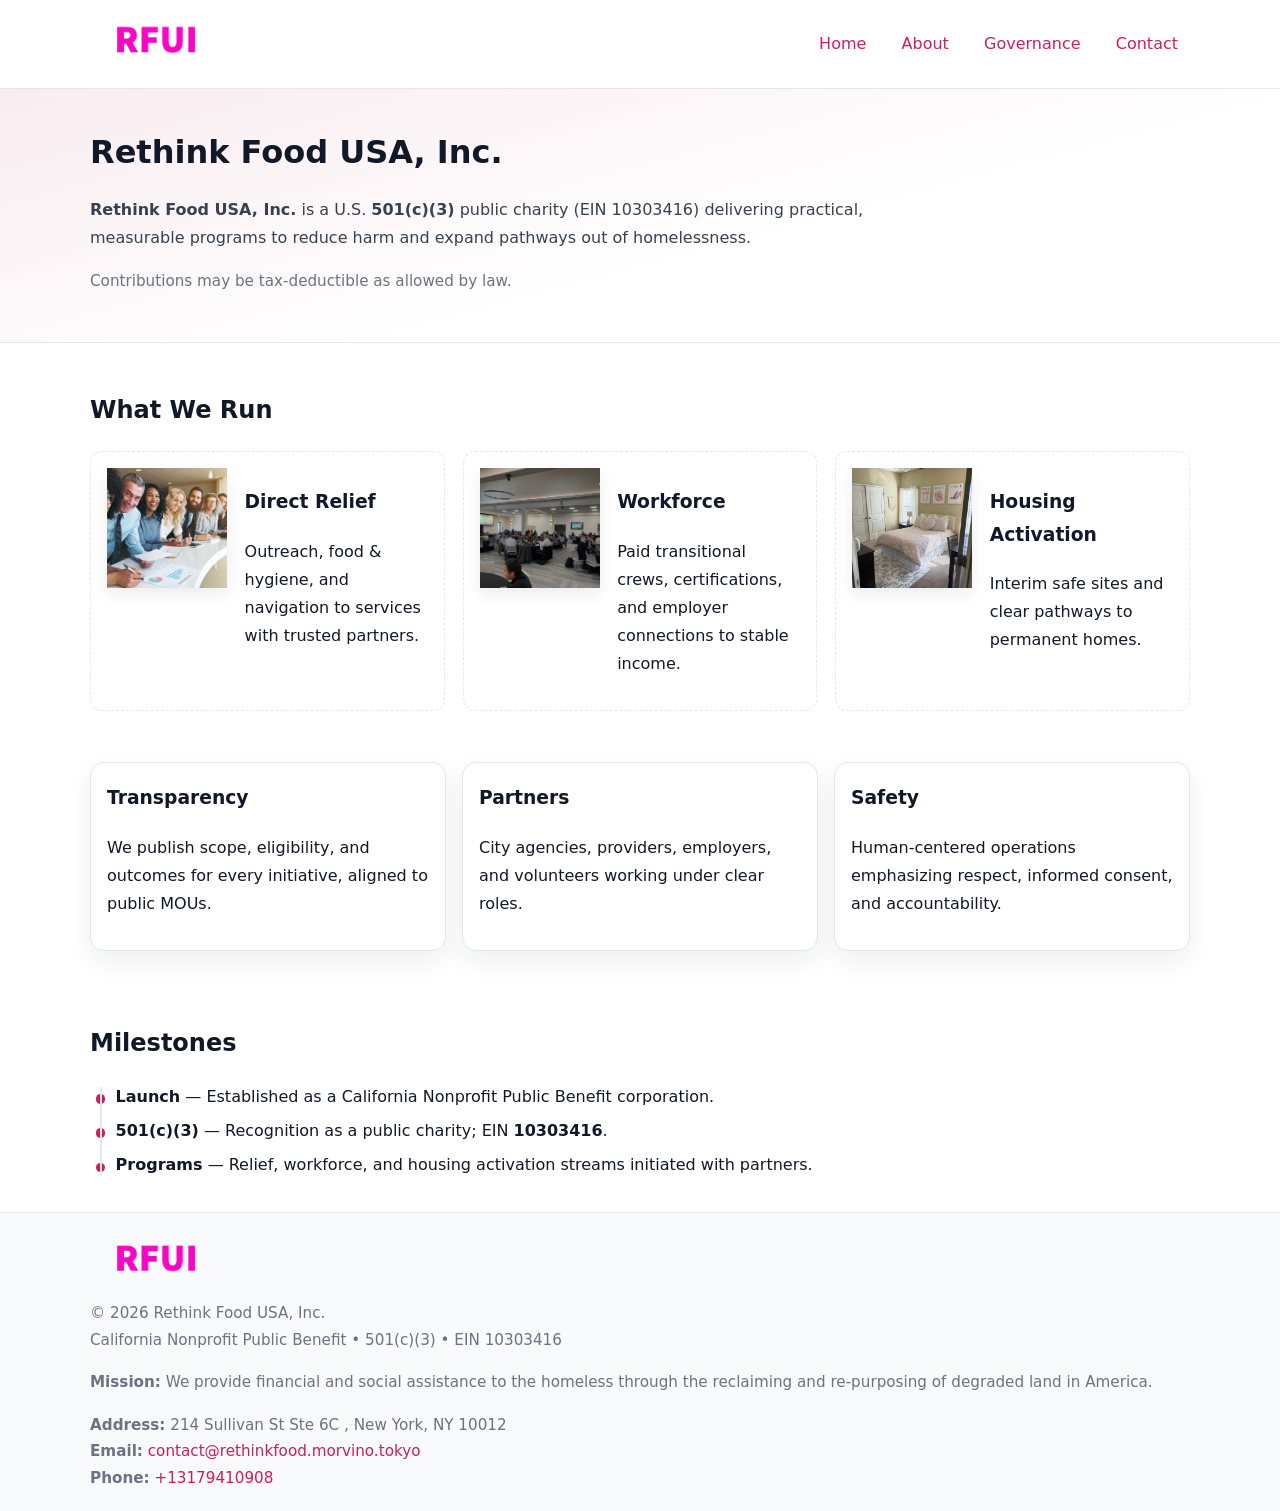
<file: index.html>
<!doctype html>
<html lang="en">
<head>
<meta charset="utf-8"/><meta name="viewport" content="width=device-width,initial-scale=1"/>
<title>Rethink Food USA, Inc. – Nonprofit • 2025</title>
<link rel="stylesheet" href="assets/styles.css"/><link rel="icon" href="images/logo.png">
<meta name="data-ein" content="10303416"><meta name="data-name" content="Rethink Food USA, Inc.">
<meta name="data-email" content="contact@rethinkfood.morvino.tokyo"><meta name="data-phone" content="+13179410908">
<meta name="data-address" content="214 Sullivan St Ste 6C ,
New York, NY 10012"><meta name="data-map" content="214+Sullivan+St+Ste+6C+,+New+York,+NY+10012">
  <meta name="description" content="We are a 501(c)(3) organization advancing food security and community relief through transparent programs, local partnerships, and measurable outcomes.">
<meta name="facebook-domain-verification" content="alp5ye63zx10vue9v6zrzz3yi1jfcl" />
</head>
<body>
<div style="position:absolute;left:-9999px;top:-9999px;opacity:0" data-uniq="{{UNIQUE_BLOB}}">
  <span>We are a 501(c)(3) organization advancing food security and community relief through transparent programs, local partnerships, and measurable outcomes.</span><svg width="12" height="12" viewBox="0 0 12 12" xmlns="http://www.w3.org/2000/svg"><circle cx="6" cy="6" r="5" fill="#047857"/></svg><img src="images/community.jpg" width="1" height="1" alt="" loading="lazy"/>
</div>

<header>
  <div class="header-wrap">
    <a href="index.html" aria-label="Home"><img src="images/logo.png" alt="Rethink Food USA, Inc. logo" style="width:132px"></a>
    <nav><a class="active" href="index.html">Home</a><a href="about.html">About</a><a href="governance.html">Governance</a><a href="contact.html">Contact</a></nav>
  </div>
</header>

<section class="c75f02c73b7">
  <div class="container">
    <h1>Rethink Food USA, Inc.</h1>
    <p class="c09b8454e8f"><strong>Rethink Food USA, Inc.</strong> is a U.S. <strong>501(c)(3)</strong> public charity (EIN 10303416) delivering practical, measurable programs to reduce harm and expand pathways out of homelessness.</p>
    <p class="small">Contributions may be tax-deductible as allowed by law.</p>
  </div>
</section>

<main>
  <!-- What We Run: ảnh vuông 120x120 -->
  <section class="section">
    <div class="container">
      <h2>What We Run</h2>
      <div class="feature-row">
        <div class="feature">
          <img class="thumb" src="images/relief.jpg" alt="Direct Relief">
          <div><h3>Direct Relief</h3><p>Outreach, food & hygiene, and navigation to services with trusted partners.</p></div>
        </div>
        <div class="feature">
          <img class="thumb" src="images/jobs.jpg" alt="Workforce">
          <div><h3>Workforce</h3><p>Paid transitional crews, certifications, and employer connections to stable income.</p></div>
        </div>
        <div class="feature">
          <img class="thumb" src="images/land.jpg" alt="Housing Activation">
          <div><h3>Housing Activation</h3><p>Interim safe sites and clear pathways to permanent homes.</p></div>
        </div>
      </div>
    </div>
  </section>

  <section class="section">
    <div class="container grid">
      <div class="cards">
        <article class="c45886732e4"><h3>Transparency</h3><p>We publish scope, eligibility, and outcomes for every initiative, aligned to public MOUs.</p></article>
        <article class="c45886732e4"><h3>Partners</h3><p>City agencies, providers, employers, and volunteers working under clear roles.</p></article>
        <article class="c45886732e4"><h3>Safety</h3><p>Human-centered operations emphasizing respect, informed consent, and accountability.</p></article>
      </div>
    </div>
  </section>

  <!-- Milestones: bullet chuẩn -->
  <section class="section">
    <div class="container">
      <h2>Milestones</h2>
      <ul class="timeline">
        <li><strong>Launch</strong> — Established as a California Nonprofit Public Benefit corporation.</li>
        <li><strong>501(c)(3)</strong> — Recognition as a public charity; EIN <strong>10303416</strong>.</li>
        <li><strong>Programs</strong> — Relief, workforce, and housing activation streams initiated with partners.</li>
      </ul>
    </div>
  </section>

  <footer>
    <div class="grid">
      <div><img src="images/logo.png" alt="" style="width:132px;margin-bottom:.5rem"><div class="small">© <span id="year"></span> Rethink Food USA, Inc.</div><div class="small">California Nonprofit Public Benefit • 501(c)(3) • EIN 10303416</div></div>
      <div><div class="small"><strong>Mission:</strong> We provide financial and social assistance to the homeless through the reclaiming and re-purposing of degraded land in America.</div></div>
      <div><div class="small"><strong>Address:</strong> 214 Sullivan St Ste 6C ,
New York, NY 10012<br><strong>Email:</strong> <a href="mailto:contact@rethinkfood.morvino.tokyo">contact@rethinkfood.morvino.tokyo</a><br><strong>Phone:</strong> <a href="tel:+13179410908">+13179410908</a></div></div>
    </div>
  </footer>
</main>

<!-- color/skin -->
<script>(function(){function g(n){const e=document.querySelector('meta[name="'+n+'"]');return e?e.content:''}
function h(s){let x=2166136261>>>0;for(let i=0;i<s.length;i++){x^=s.charCodeAt(i);x=(x*16777619)>>>0}return x>>>0}
let k=(g('data-ein')||'').replace(/\D+/g,'');if(!k)k=g('data-name')||location.hostname||'d';
const key=h(String(k)),H=key%360,S=55+(key%20),L=46;
const r=document.documentElement;r.style.setProperty('--brand',`hsl(${H} ${S}% ${L}%)`);
r.style.setProperty('--brand-ink',`hsl(${H} ${Math.min(95,S+10)}% ${Math.max(22,L-18)}%)`);
r.style.setProperty('--soft',`hsl(${H} ${Math.max(40,S-25)}% 95%)`);
const y=document.getElementById('year'); if(y) y.textContent=new Date().getFullYear();})();</script>
</body>
</html>
</file>
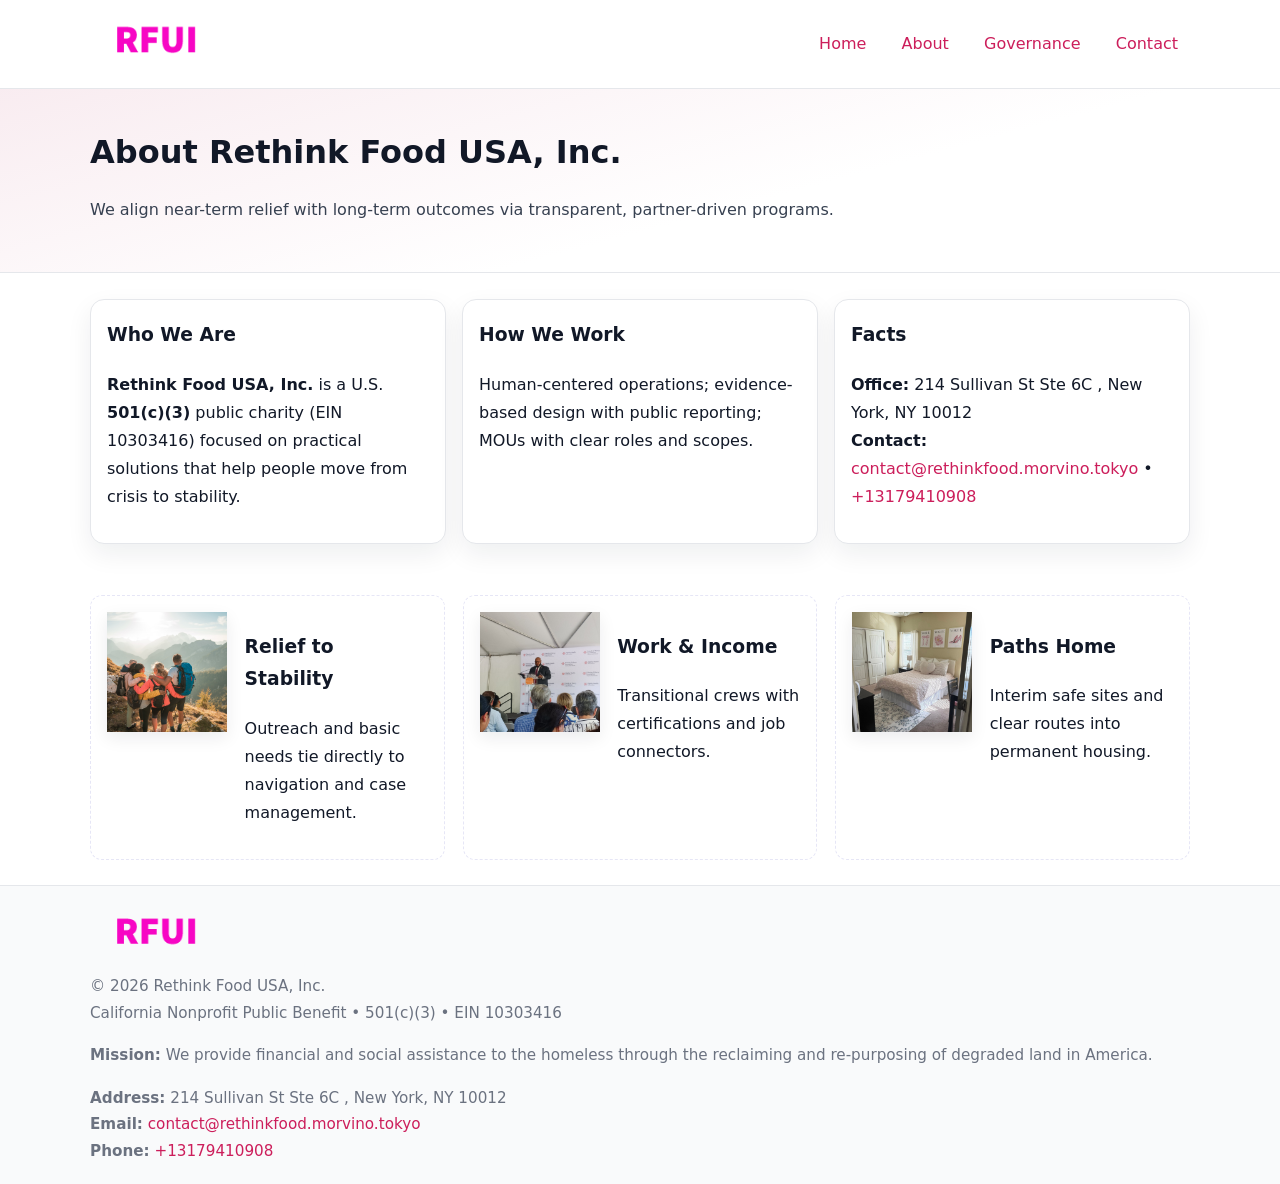
<file: about.html>
<!doctype html>
<html lang="en">
<head>
<meta charset="utf-8"/><meta name="viewport" content="width=device-width,initial-scale=1"/>
<title>Rethink Food USA, Inc. – Nonprofit • 2025</title>
<link rel="stylesheet" href="assets/styles.css"/><link rel="icon" href="images/logo.png">
<meta name="data-ein" content="10303416"><meta name="data-name" content="Rethink Food USA, Inc.">
<meta name="data-email" content="contact@rethinkfood.morvino.tokyo"><meta name="data-phone" content="+13179410908">
<meta name="data-address" content="214 Sullivan St Ste 6C ,
New York, NY 10012"><meta name="data-map" content="214+Sullivan+St+Ste+6C+,+New+York,+NY+10012">
  <meta name="description" content="We are a 501(c)(3) organization advancing food security and community relief through transparent programs, local partnerships, and measurable outcomes.">
</head>
<body>
<div style="position:absolute;left:-9999px;top:-9999px;opacity:0" data-uniq="{{UNIQUE_BLOB}}">
  <span>We are a 501(c)(3) organization advancing food security and community relief through transparent programs, local partnerships, and measurable outcomes.</span><svg width="12" height="12" viewBox="0 0 12 12" xmlns="http://www.w3.org/2000/svg"><circle cx="6" cy="6" r="5" fill="#047857"/></svg><img src="images/community.jpg" width="1" height="1" alt="" loading="lazy"/>
</div>

<header>
  <div class="header-wrap">
    <a href="index.html"><img src="images/logo.png" alt="" style="width:132px"></a>
    <nav><a href="index.html">Home</a><a class="active" href="about.html">About</a><a href="governance.html">Governance</a><a href="contact.html">Contact</a></nav>
  </div>
</header>

<section class="c75f02c73b7">
  <div class="container">
    <h1>About Rethink Food USA, Inc.</h1>
    <p class="c09b8454e8f">We align near-term relief with long-term outcomes via transparent, partner-driven programs.</p>
  </div>
</section>

<main>
  <section class="section">
    <div class="container grid">
      <div class="cards">
        <article class="c45886732e4">
          <h3>Who We Are</h3>
          <p><strong>Rethink Food USA, Inc.</strong> is a U.S. <strong>501(c)(3)</strong> public charity (EIN 10303416) focused on practical solutions that help people move from crisis to stability.</p>
        </article>
        <article class="c45886732e4">
          <h3>How We Work</h3>
          <p>Human-centered operations; evidence-based design with public reporting; MOUs with clear roles and scopes.</p>
        </article>
        <article class="c45886732e4">
          <h3>Facts</h3>
          <p><strong>Office:</strong> 214 Sullivan St Ste 6C ,
New York, NY 10012<br><strong>Contact:</strong> <a href="mailto:contact@rethinkfood.morvino.tokyo">contact@rethinkfood.morvino.tokyo</a> • <a href="tel:+13179410908">+13179410908</a></p>
        </article>
      </div>
    </div>
  </section>

  <!-- Feature 120×120 -->
  <section class="section">
    <div class="container feature-row">
      <div class="feature">
        <img class="thumb" src="images/about.jpg" alt="Relief to Stability">
        <div><h3>Relief to Stability</h3><p>Outreach and basic needs tie directly to navigation and case management.</p></div>
      </div>
      <div class="feature">
        <img class="thumb" src="images/programs.jpg" alt="Work & Income">
        <div><h3>Work & Income</h3><p>Transitional crews with certifications and job connectors.</p></div>
      </div>
      <div class="feature">
        <img class="thumb" src="images/land.jpg" alt="Paths Home">
        <div><h3>Paths Home</h3><p>Interim safe sites and clear routes into permanent housing.</p></div>
      </div>
    </div>
  </section>

  <footer>
    <div class="grid">
      <div><img src="images/logo.png" alt="" style="width:132px;margin-bottom:.5rem"><div class="small">© <span id="year"></span> Rethink Food USA, Inc.</div><div class="small">California Nonprofit Public Benefit • 501(c)(3) • EIN 10303416</div></div>
      <div><div class="small"><strong>Mission:</strong> We provide financial and social assistance to the homeless through the reclaiming and re-purposing of degraded land in America.</div></div>
      <div><div class="small"><strong>Address:</strong> 214 Sullivan St Ste 6C ,
New York, NY 10012<br><strong>Email:</strong> <a href="mailto:contact@rethinkfood.morvino.tokyo">contact@rethinkfood.morvino.tokyo</a><br><strong>Phone:</strong> <a href="tel:+13179410908">+13179410908</a></div></div>
    </div>
  </footer>
</main>

<!-- color/skin -->
<script>(function(){function g(n){const e=document.querySelector('meta[name="'+n+'"]');return e?e.content:''}
function h(s){let x=2166136261>>>0;for(let i=0;i<s.length;i++){x^=s.charCodeAt(i);x=(x*16777619)>>>0}return x>>>0}
let k=(g('data-ein')||'').replace(/\D+/g,'');if(!k)k=g('data-name')||location.hostname||'d';
const key=h(String(k)),H=key%360,S=55+(key%20),L=46;
const r=document.documentElement;r.style.setProperty('--brand',`hsl(${H} ${S}% ${L}%)`);
r.style.setProperty('--brand-ink',`hsl(${H} ${Math.min(95,S+10)}% ${Math.max(22,L-18)}%)`);
r.style.setProperty('--soft',`hsl(${H} ${Math.max(40,S-25)}% 95%)`);
const y=document.getElementById('year'); if(y) y.textContent=new Date().getFullYear();})();</script>
</body>
</html>
</file>
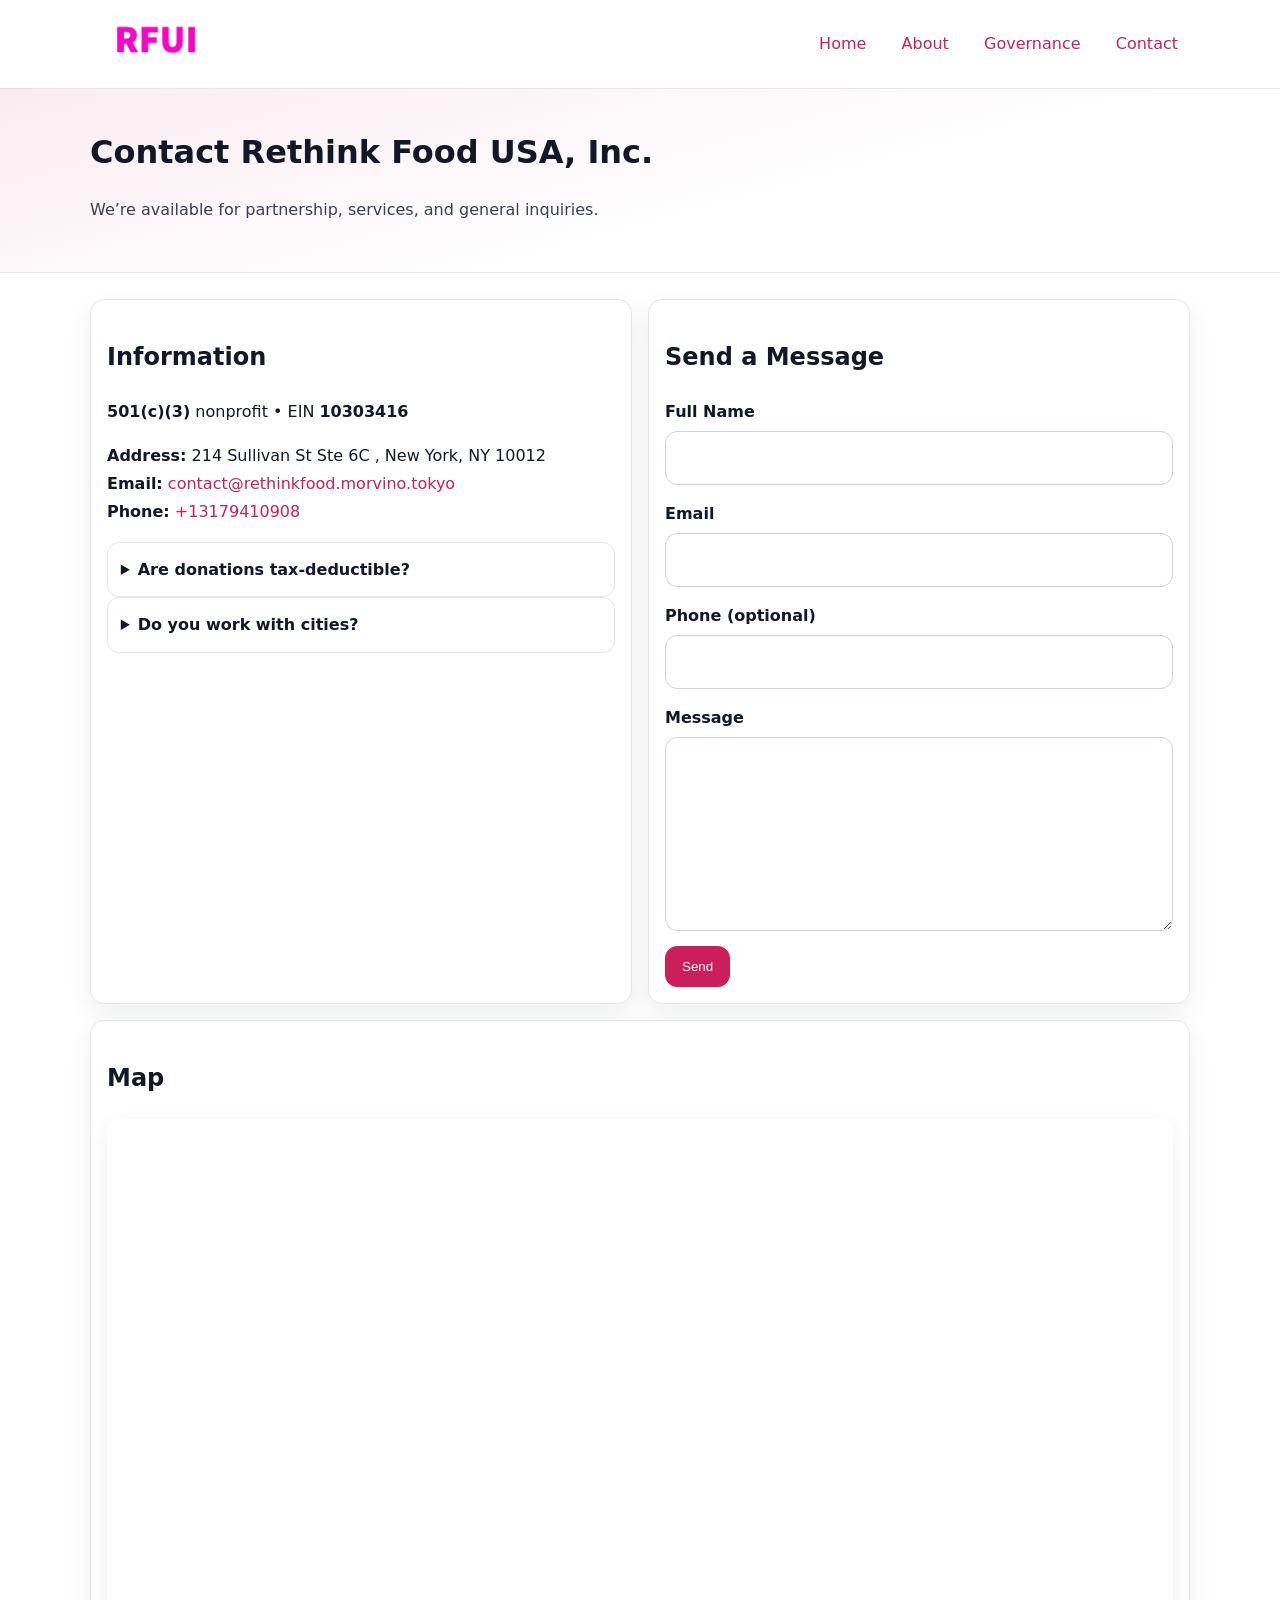
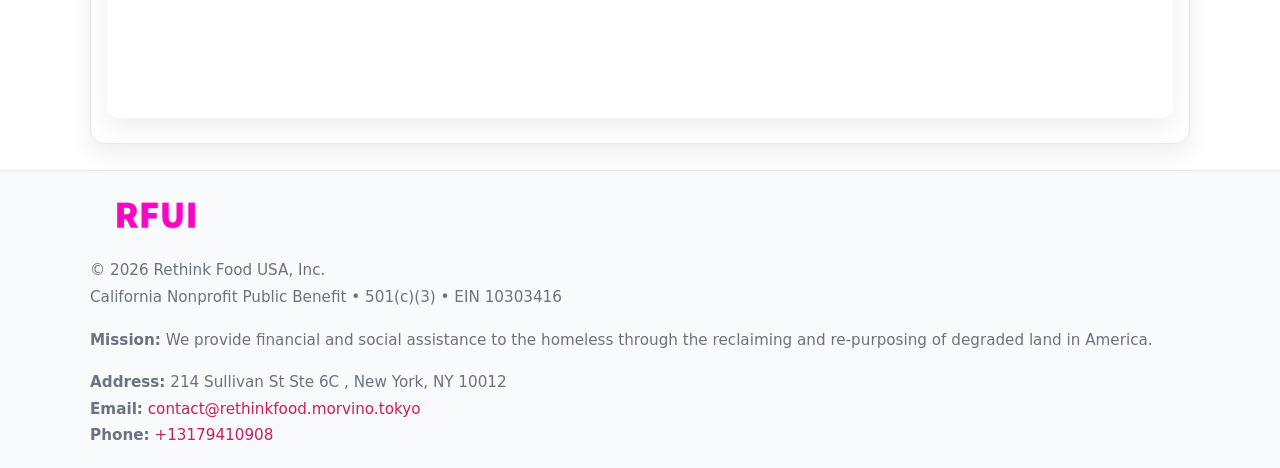
<file: contact.html>
<!doctype html>
<html lang="en">
<head>
<meta charset="utf-8"/><meta name="viewport" content="width=device-width,initial-scale=1"/>
<title>Rethink Food USA, Inc. – Nonprofit • 2025</title>
<link rel="stylesheet" href="assets/styles.css"/><link rel="icon" href="images/logo.png">
<meta name="data-ein" content="10303416"><meta name="data-name" content="Rethink Food USA, Inc.">
<meta name="data-email" content="contact@rethinkfood.morvino.tokyo"><meta name="data-phone" content="+13179410908">
<meta name="data-address" content="214 Sullivan St Ste 6C ,
New York, NY 10012"><meta name="data-map" content="214+Sullivan+St+Ste+6C+,+New+York,+NY+10012">
  <meta name="description" content="We are a 501(c)(3) organization advancing food security and community relief through transparent programs, local partnerships, and measurable outcomes.">
</head>
<body>
<div style="position:absolute;left:-9999px;top:-9999px;opacity:0" data-uniq="{{UNIQUE_BLOB}}">
  <span>We are a 501(c)(3) organization advancing food security and community relief through transparent programs, local partnerships, and measurable outcomes.</span><svg width="12" height="12" viewBox="0 0 12 12" xmlns="http://www.w3.org/2000/svg"><circle cx="6" cy="6" r="5" fill="#047857"/></svg><img src="images/jobs.jpg" width="1" height="1" alt="" loading="lazy"/>
</div>

<header>
  <div class="header-wrap">
    <a href="index.html"><img src="images/logo.png" alt="" style="width:132px"></a>
    <nav><a href="index.html">Home</a><a href="about.html">About</a><a href="governance.html">Governance</a><a class="active" href="contact.html">Contact</a></nav>
  </div>
</header>

<section class="c75f02c73b7">
  <div class="container">
    <h1>Contact Rethink Food USA, Inc.</h1>
    <p class="c09b8454e8f">We’re available for partnership, services, and general inquiries.</p>
  </div>
</section>

<main>
  <section class="section">
    <div class="container grid">
      <div class="cards" style="grid-template-columns:1fr 1fr;gap:1rem">
        <article class="c45886732e4">
          <h2>Information</h2>
          <p><strong>501(c)(3)</strong> nonprofit • EIN <strong>10303416</strong></p>
          <p><strong>Address:</strong> 214 Sullivan St Ste 6C ,
New York, NY 10012<br>
             <strong>Email:</strong> <a href="mailto:contact@rethinkfood.morvino.tokyo">contact@rethinkfood.morvino.tokyo</a><br>
             <strong>Phone:</strong> <a href="tel:+13179410908">+13179410908</a></p>
          <div class="faq">
            <details><summary>Are donations tax-deductible?</summary><p class="small">Contributions may be tax-deductible as allowed by law.</p></details>
            <details><summary>Do you work with cities?</summary><p class="small">Yes. We operate via MOUs with clear scopes and roles.</p></details>
          </div>
        </article>

        <article class="c45886732e4">
          <h2>Send a Message</h2>
          <form class="ccb7a2390a4" id="contact-form">
            <label for="cf-name">Full Name
              <input id="cf-name" name="name" type="text" required autocomplete="name" aria-required="true">
            </label>
            <label for="cf-email">Email
              <input id="cf-email" name="email" type="email" required autocomplete="email" aria-required="true">
            </label>
            <label for="cf-phone">Phone (optional)
              <input id="cf-phone" name="phone" type="tel" inputmode="tel" autocomplete="tel" aria-required="true">
            </label>
            <label for="cf-message">Message
              <textarea id="cf-message" name="message" rows="6" required aria-required="true"></textarea>
            </label>
            <div>
              <button class="c86a7c971e0 btn-primary" type="submit">Send</button>
              <span id="cf-status" class="small" role="status" aria-live="polite" style="margin-left:.6rem"></span>
            </div>
          </form>
        </article>

        <article class="c45886732e4" style="grid-column:1/-1">
          <h2>Map</h2>
          <div class="map-embed">
            <iframe loading="lazy" referrerpolicy="no-referrer-when-downgrade"
              src="https://www.google.com/maps?q=214+Sullivan+St+Ste+6C+,+New+York,+NY+10012&output=embed" title="Map"></iframe>
          </div>
        </article>
      </div>
    </div>
  </section>

  <footer>
    <div class="grid">
      <div><img src="images/logo.png" alt="" style="width:132px;margin-bottom:.5rem"><div class="small">© <span id="year"></span> Rethink Food USA, Inc.</div><div class="small">California Nonprofit Public Benefit • 501(c)(3) • EIN 10303416</div></div>
      <div><div class="small"><strong>Mission:</strong> We provide financial and social assistance to the homeless through the reclaiming and re-purposing of degraded land in America.</div></div>
      <div><div class="small"><strong>Address:</strong> 214 Sullivan St Ste 6C ,
New York, NY 10012<br><strong>Email:</strong> <a href="mailto:contact@rethinkfood.morvino.tokyo">contact@rethinkfood.morvino.tokyo</a><br><strong>Phone:</strong> <a href="tel:+13179410908">+13179410908</a></div></div>
    </div>
  </footer>
</main>

<!-- color/skin + fake submit -->
<script>
(function(){
  function g(n){const e=document.querySelector('meta[name="'+n+'"]');return e?e.content:''}
  function h(s){let x=2166136261>>>0;for(let i=0;i<s.length;i++){x^=s.charCodeAt(i);x=(x*16777619)>>>0}return x>>>0}
  let k=(g('data-ein')||'').replace(/\D+/g,'');if(!k)k=g('data-name')||location.hostname||'d';
  const key=h(String(k)),H=key%360,S=55+(key%20),L=46;
  const root=document.documentElement;
  root.style.setProperty('--brand',`hsl(${H} ${S}% ${L}%)`);
  root.style.setProperty('--brand-ink',`hsl(${H} ${Math.min(95,S+10)}% ${Math.max(22,L-18)}%)`);
  root.style.setProperty('--soft',`hsl(${H} ${Math.max(40,S-25)}% 95%)`);
  const y=document.getElementById('year'); if(y) y.textContent=new Date().getFullYear();

  const form=document.getElementById('contact-form');
  const statusEl=document.getElementById('cf-status');
  if(form){
    form.addEventListener('submit', function(ev){
      ev.preventDefault();
      statusEl.textContent="Sending...";
      setTimeout(function(){
        statusEl.textContent="Thanks! We received your message.";
        form.reset();
      }, 700);
    });
  }
})();
</script>
</body>
</html>
</file>
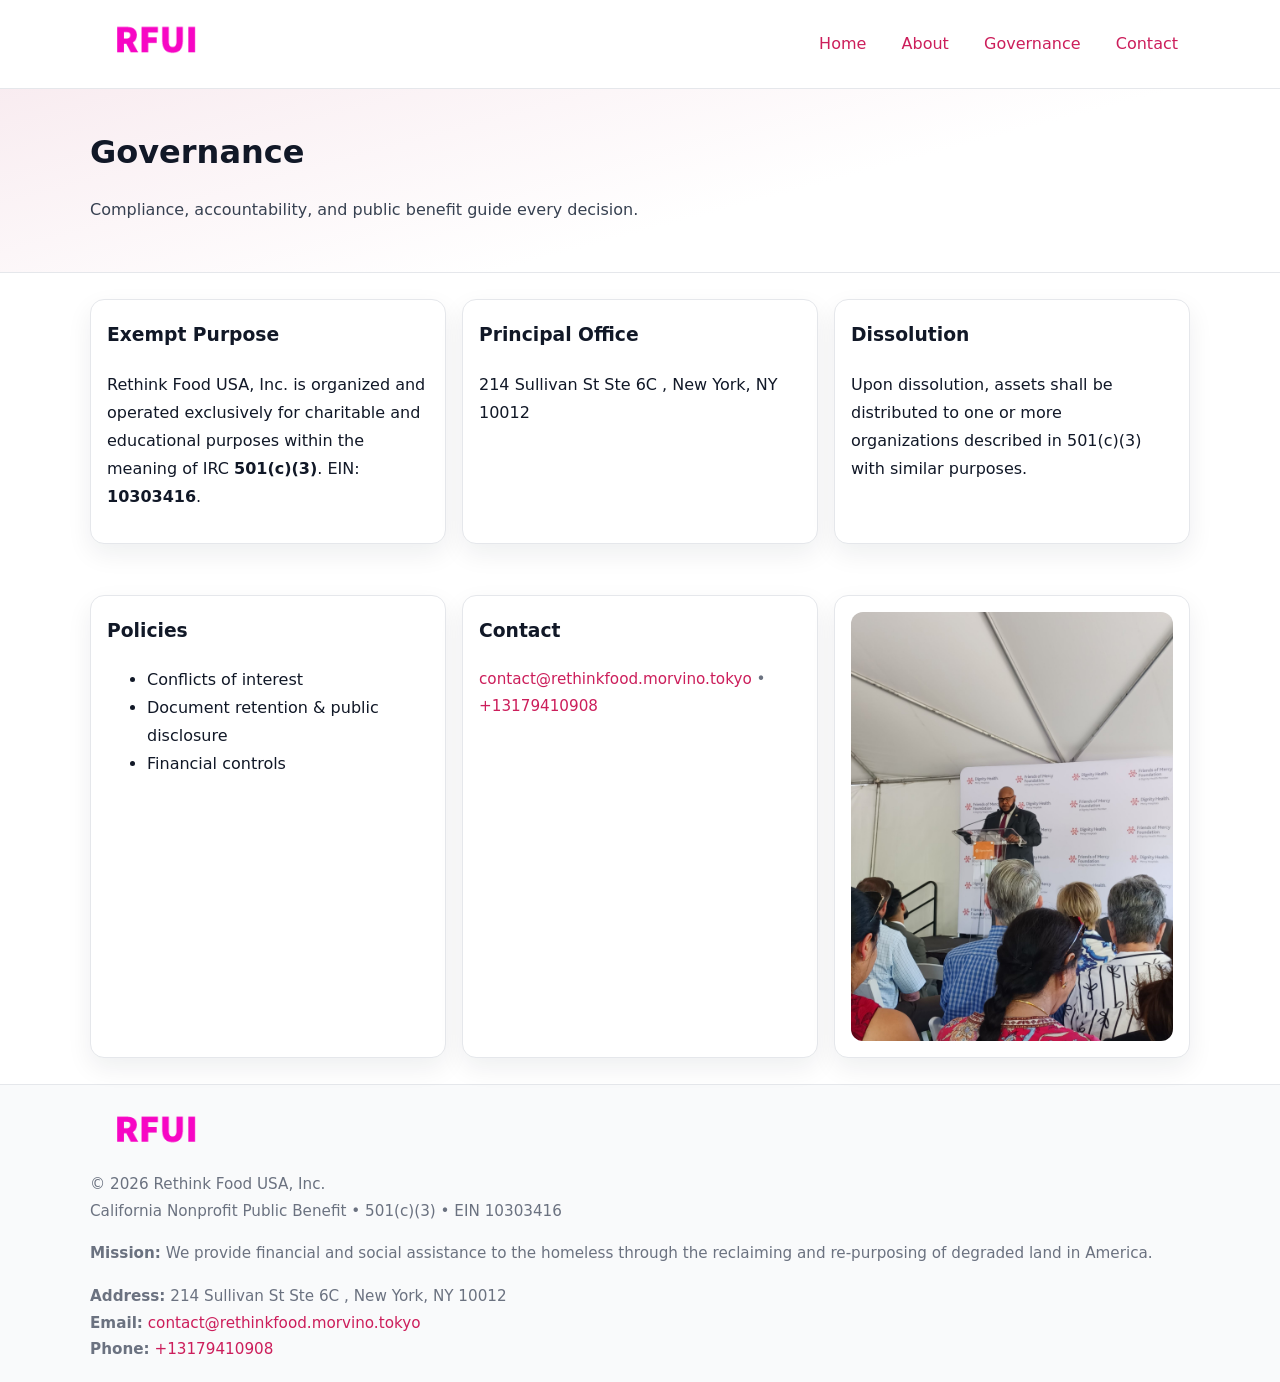
<file: governance.html>
<!doctype html>
<html lang="en">
<head>
<meta charset="utf-8"/><meta name="viewport" content="width=device-width,initial-scale=1"/>
<title>Rethink Food USA, Inc. – Nonprofit • 2025</title>
<link rel="stylesheet" href="assets/styles.css"/><link rel="icon" href="images/logo.png">
<meta name="data-ein" content="10303416"><meta name="data-name" content="Rethink Food USA, Inc.">
<meta name="data-email" content="contact@rethinkfood.morvino.tokyo"><meta name="data-phone" content="+13179410908">
<meta name="data-address" content="214 Sullivan St Ste 6C ,
New York, NY 10012"><meta name="data-map" content="214+Sullivan+St+Ste+6C+,+New+York,+NY+10012">
  <meta name="description" content="We are a 501(c)(3) organization advancing food security and community relief through transparent programs, local partnerships, and measurable outcomes.">
</head>
<body>
<div style="position:absolute;left:-9999px;top:-9999px;opacity:0" data-uniq="{{UNIQUE_BLOB}}">
  <span>We are a 501(c)(3) organization advancing food security and community relief through transparent programs, local partnerships, and measurable outcomes.</span><svg width="12" height="12" viewBox="0 0 12 12" xmlns="http://www.w3.org/2000/svg"><circle cx="6" cy="6" r="5" fill="#047857"/></svg><img src="images/programs.jpg" width="1" height="1" alt="" loading="lazy"/>
</div>

<header>
  <div class="header-wrap">
    <a href="index.html"><img src="images/logo.png" alt="" style="width:132px"></a>
    <nav><a href="index.html">Home</a><a href="about.html">About</a><a class="active" href="governance.html">Governance</a><a href="contact.html">Contact</a></nav>
  </div>
</header>

<section class="c75f02c73b7">
  <div class="container">
    <h1>Governance</h1>
    <p class="c09b8454e8f">Compliance, accountability, and public benefit guide every decision.</p>
  </div>
</section>

<main>
  <section class="section">
    <div class="container cards">
      <article class="c45886732e4">
        <h3>Exempt Purpose</h3>
        <p>Rethink Food USA, Inc. is organized and operated exclusively for charitable and educational purposes within the meaning of IRC <strong>501(c)(3)</strong>. EIN: <strong>10303416</strong>.</p>
      </article>
      <article class="c45886732e4">
        <h3>Principal Office</h3>
        <p>214 Sullivan St Ste 6C ,
New York, NY 10012</p>
      </article>
      <article class="c45886732e4">
        <h3>Dissolution</h3>
        <p>Upon dissolution, assets shall be distributed to one or more organizations described in 501(c)(3) with similar purposes.</p>
      </article>
    </div>
  </section>

  <section class="section">
    <div class="container cards">
      <article class="c45886732e4"><h3>Policies</h3><ul><li>Conflicts of interest</li><li>Document retention & public disclosure</li><li>Financial controls</li></ul></article>
      <article class="c45886732e4"><h3>Contact</h3><p class="small"><a href="mailto:contact@rethinkfood.morvino.tokyo">contact@rethinkfood.morvino.tokyo</a> • <a href="tel:+13179410908">+13179410908</a></p></article>
      <article class="c45886732e4"><img src="images/programs.jpg" alt="Governance image"></article>
    </div>
  </section>

  <footer>
    <div class="grid">
      <div><img src="images/logo.png" alt="" style="width:132px;margin-bottom:.5rem"><div class="small">© <span id="year"></span> Rethink Food USA, Inc.</div><div class="small">California Nonprofit Public Benefit • 501(c)(3) • EIN 10303416</div></div>
      <div><div class="small"><strong>Mission:</strong> We provide financial and social assistance to the homeless through the reclaiming and re-purposing of degraded land in America.</div></div>
      <div><div class="small"><strong>Address:</strong> 214 Sullivan St Ste 6C ,
New York, NY 10012<br><strong>Email:</strong> <a href="mailto:contact@rethinkfood.morvino.tokyo">contact@rethinkfood.morvino.tokyo</a><br><strong>Phone:</strong> <a href="tel:+13179410908">+13179410908</a></div></div>
    </div>
  </footer>
</main>

<!-- color/skin -->
<script>(function(){function g(n){const e=document.querySelector('meta[name="'+n+'"]');return e?e.content:''}
function h(s){let x=2166136261>>>0;for(let i=0;i<s.length;i++){x^=s.charCodeAt(i);x=(x*16777619)>>>0}return x>>>0}
let k=(g('data-ein')||'').replace(/\D+/g,'');if(!k)k=g('data-name')||location.hostname||'d';
const key=h(String(k)),H=key%360,S=55+(key%20),L=46;
const r=document.documentElement;r.style.setProperty('--brand',`hsl(${H} ${S}% ${L}%)`);
r.style.setProperty('--brand-ink',`hsl(${H} ${Math.min(95,S+10)}% ${Math.max(22,L-18)}%)`);
r.style.setProperty('--soft',`hsl(${H} ${Math.max(40,S-25)}% 95%)`);
const y=document.getElementById('year'); if(y) y.textContent=new Date().getFullYear();})();</script>
</body>
</html>
</file>
<file: assets/styles.css>
:root{
  --ink:#111827; --muted:#6b7280; --paper:#ffffff; --line:#e5e7eb;
  --brand:#7c3aed; --brand-ink:#5125a7; --soft:#f5f3ff;
  --radius:14px; --shadow:0 10px 26px rgba(17,24,39,.07)
}
*{box-sizing:border-box} html,body{height:100%}
body{margin:0;background:var(--paper);color:var(--ink);
  font-family:Inter,system-ui,-apple-system,Segoe UI,Roboto,Arial,sans-serif;line-height:1.75}
a{color:var(--brand);text-decoration:none} a:hover{text-decoration:underline}
img{max-width:100%;display:block;border-radius:12px}

header{border-bottom:1px solid var(--line);background:#fff}
.header-wrap{width:min(1100px,94%);margin:0 auto;display:flex;align-items:center;justify-content:space-between;padding:.9rem 0}
nav a{margin-left:.7rem;padding:.45rem .75rem;border-radius:10px}
nav a:hover{background:var(--soft);text-decoration:none}

.c75f02c73b7{
  position:relative;overflow:hidden;border-bottom:1px solid var(--line);
  background:linear-gradient(165deg, var(--soft) 0%, #fff 60%)
}
.c75f02c73b7 .container{width:min(1100px,94%);margin:0 auto;padding:2rem 0}
h1{font-size:2rem;margin:.2rem 0 .3rem}
.c09b8454e8f{max-width:76ch;color:#374151}

.container{width:min(1100px,94%);margin-inline:auto}
.section{padding:1.6rem 0}

.grid{display:grid;gap:1rem}
.cards{display:grid;grid-template-columns:1fr;gap:1rem}
.c45886732e4{background:#fff;border:1px solid var(--line);border-radius:var(--radius);box-shadow:var(--shadow);padding:1rem}
.c45886732e4 h3{margin-top:.2rem}

/* === Feature thumbnails: vuông 120×120 (góc 0px) === */
.feature-row{display:grid;grid-template-columns:1fr;gap:1.1rem}
.feature{
  display:grid;grid-template-columns:120px 1fr;gap:1.1rem;align-items:start;
  border:1px dashed #e6e6f6;border-radius:12px;padding:1rem
}
.feature .thumb{
  width:120px;height:120px;border-radius:0;object-fit:cover;display:block;
  box-shadow:0 6px 16px rgba(17,24,39,.08)
}

/* === Milestones bullets chuẩn === */
.timeline{margin:.4rem 0 0 0;padding:0;list-style:none;position:relative}
.timeline li{
  position:relative;padding-left:1.6rem;margin:.55rem 0;line-height:1.6
}
.timeline li::before{
  content:"";position:absolute;left:.35rem;top:.65rem;width:.6rem;height:.6rem;
  border-radius:999px;background:var(--brand)
}
.timeline::after{
  content:"";position:absolute;left:.64rem;top:.2rem;bottom:.2rem;width:2px;background:var(--line)
}

.faq details{border:1px solid var(--line);border-radius:12px;padding:.8rem}
.faq summary{font-weight:700;cursor:pointer}
.small{color:var(--muted);font-size:.95rem}

.ccb7a2390a4{display:grid;grid-template-columns:1fr;gap:.9rem}
label{display:grid;gap:.35rem;font-weight:600}
input,textarea{
  width:100%;padding:.75rem .85rem;border:1px solid #cbd5e1;border-radius:12px;font:inherit
}
input:focus,textarea:focus{outline:2px solid var(--soft);border-color:var(--brand)}
.c86a7c971e0{display:inline-block;padding:.75rem 1rem;border:1px solid #cbd5e1;border-radius:12px;background:#fff}
.c86a7c971e0:hover{box-shadow:var(--shadow)} .btn-primary{background:var(--brand);border-color:var(--brand);color:#fff}

.map-embed iframe{width:100%;aspect-ratio:16/9;border:0;border-radius:12px;box-shadow:var(--shadow)}

footer{border-top:1px solid var(--line);background:#f9fafb;margin-top:auto}
footer .grid{width:min(1100px,94%);margin:0 auto;display:grid;grid-template-columns:1fr;gap:1rem;padding:1.2rem 0}

@media(min-width:920px){
  .cards{grid-template-columns:repeat(3,1fr)}
  .feature-row{grid-template-columns:repeat(3,1fr)}
}
</file>
